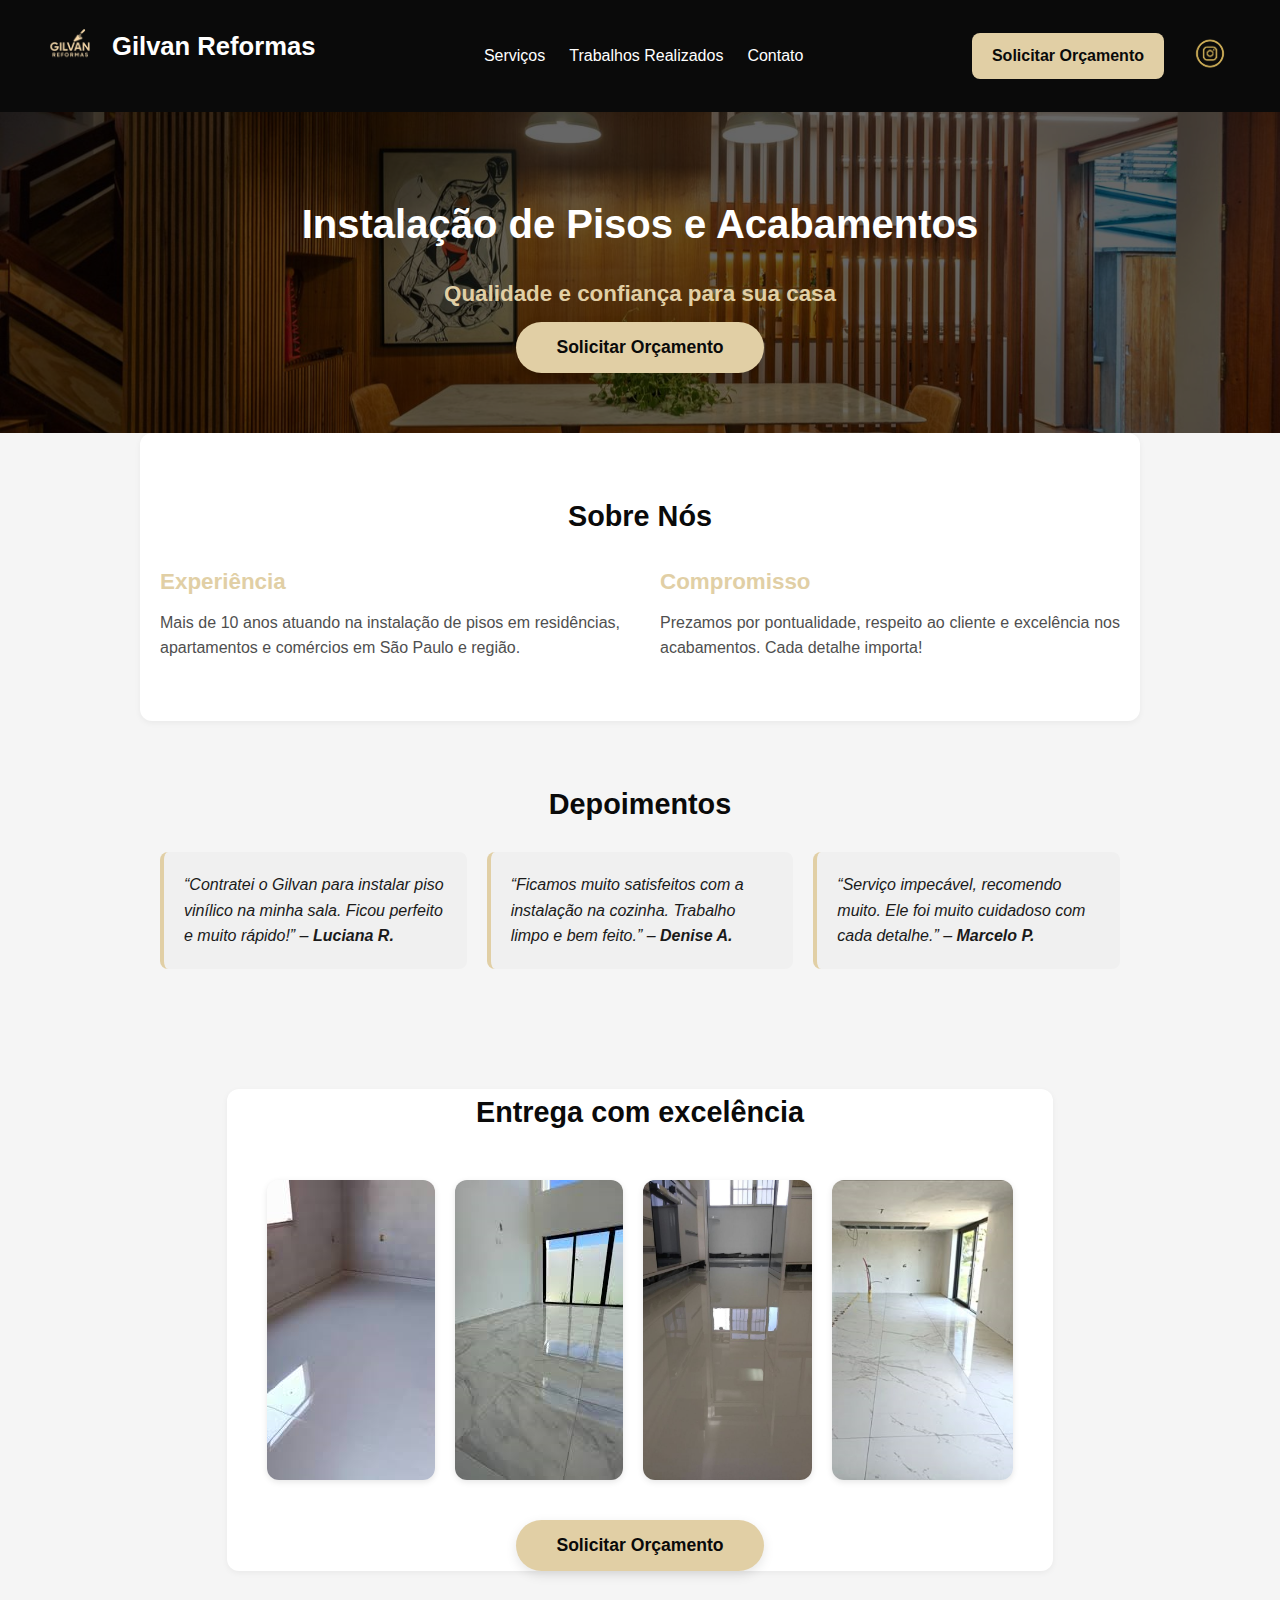
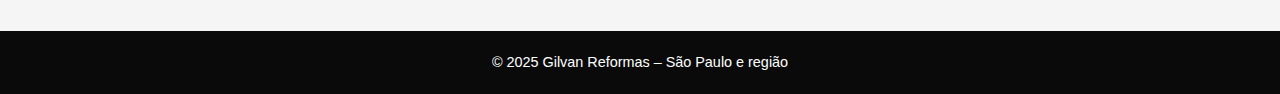
<file: index.html>
<!DOCTYPE html>
<html lang="pt-br">
<head>
  <meta charset="UTF-8" />
  <meta name="viewport" content="width=device-width, initial-scale=1.0"/>
  <title>Gilvan Reformas</title>
  <link rel="stylesheet" href="style.css" />
</head>
<body>

  <header class="cabecalho">
    <div class="logo">
      <img src="Gilvan_02.png" alt="Logo Gilvan Reformas" class="logo-img" />
      <span>Gilvan Reformas</span>
    </div>
    <nav class="menu">
      <a href="servico.html">Serviços</a>
      <a href="#trabalhos">Trabalhos Realizados</a>
      <a href="#contato">Contato</a>
    </nav>
    <div class="acoes">
      <a href="https://wa.me/11965175044" class="botao">Solicitar Orçamento</a>
      <a href="https://instagram.com/seuperfil" target="_blank">
        <img src="imagens/instagram1.png" alt="Instagram" class="icon-insta" />
      </a>
    </div>
  </header>

  <header class="topo-com-imagem">
    <div class="overlay">
      <h1>Instalação de Pisos e Acabamentos</h1>
      <h3>Qualidade e confiança para sua casa</h3>
      <a href="https://wa.me/11965175044" target="_blank">
        <button>Solicitar Orçamento</button>
      </a>
    </div>
  </header>

  <section id="sobre">
    <h2>Sobre Nós</h2>
    <div class="descricao-colunas">
      <div class="coluna">
        <h3>Experiência</h3>
        <p>Mais de 10 anos atuando na instalação de pisos em residências, apartamentos e comércios em São Paulo e região.</p>
      </div>
      <div class="coluna">
        <h3>Compromisso</h3>
        <p>Prezamos por pontualidade, respeito ao cliente e excelência nos acabamentos. Cada detalhe importa!</p>
      </div>
    </div>
  </section>

  <div class="depoimentos-section">
    <h2>Depoimentos</h2>
    <div class="depoimentos">
      <blockquote>
        “Contratei o Gilvan para instalar piso vinílico na minha sala. Ficou perfeito e muito rápido!” – <strong>Luciana R.</strong>
      </blockquote>
      <blockquote>
        “Ficamos muito satisfeitos com a instalação na cozinha. Trabalho limpo e bem feito.” – <strong>Denise A.</strong>
      </blockquote>
      <blockquote>
        “Serviço impecável, recomendo muito. Ele foi muito cuidadoso com cada detalhe.” – <strong>Marcelo P.</strong>
      </blockquote>
    </div>
  </div>

  <section class="trabalhos" id="trabalhos">
    <h2>Entrega com excelência</h2>
    <div class="carrossel-container">
      <div class="carrossel">
        <img src="imagens/servico1.png" alt="Instalação de piso 1">
        <img src="imagens/servico2.png" alt="Revestimento de cozinha">
        <img src="imagens/servico3.png" alt="Piso vinílico em escritório">
        <img src="imagens/servico4.png" alt="Acabamento em banheiro">
      </div>
    </div>
    <div class="botao-centralizado">
      <a href="https://wa.me/11965175044" target="_blank">
        <button>Solicitar Orçamento</button>
      </a>
    </div>
  </section>

  <footer>
    © 2025 Gilvan Reformas – São Paulo e região
  </footer>

</body>
</html>
</file>
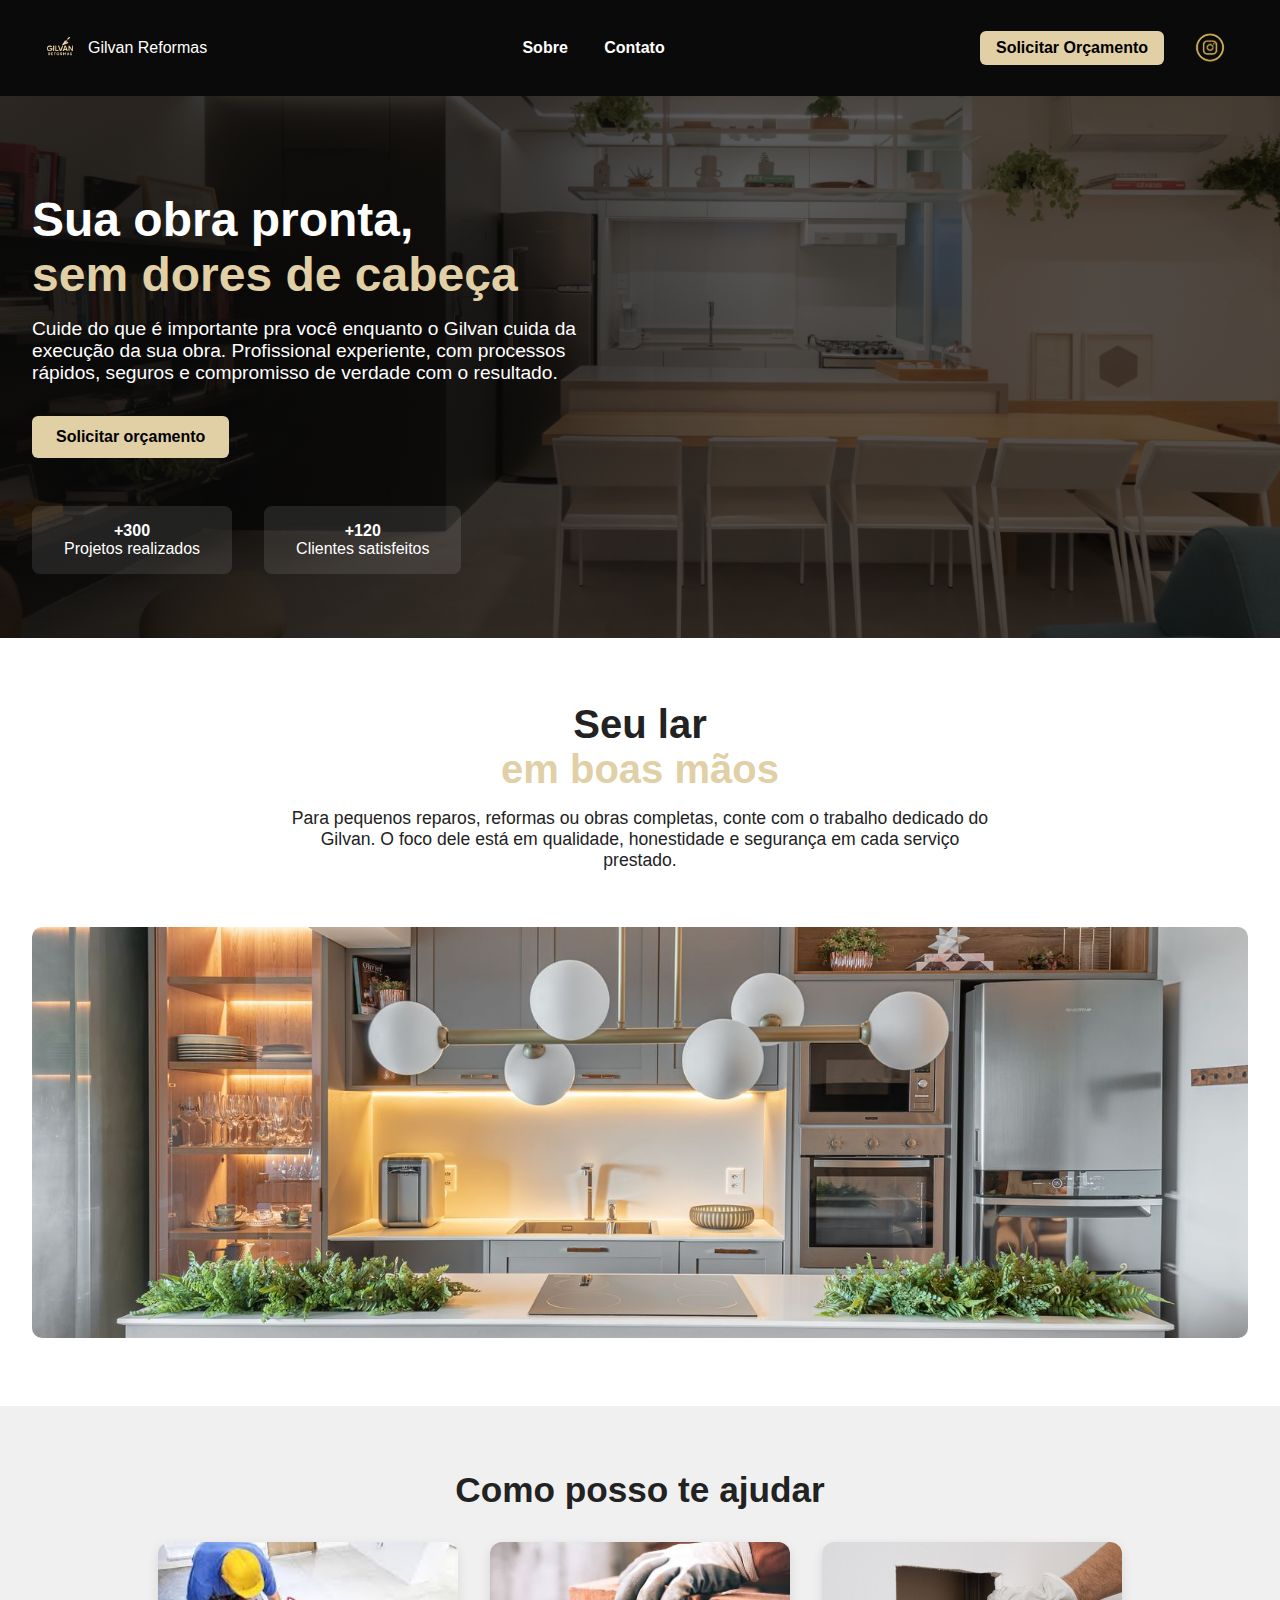
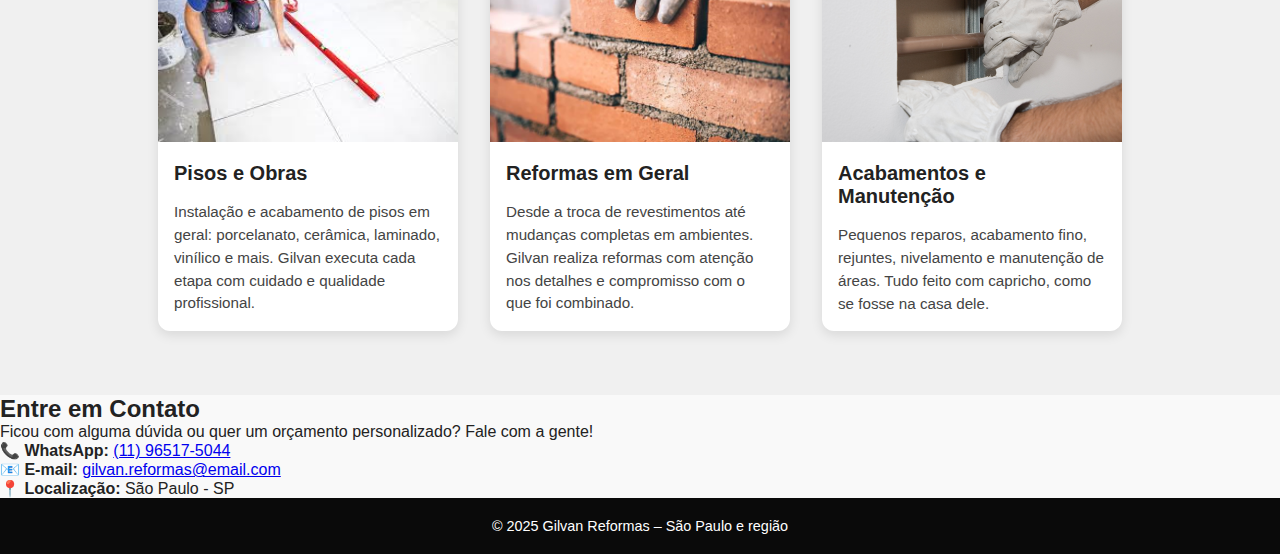
<file: servico.html>
<!DOCTYPE html>
<html lang="pt-br">
<head>
  <meta charset="UTF-8">
  <meta name="viewport" content="width=device-width, initial-scale=1.0">
  <title>Gilvan Reformas</title>
  <link rel="stylesheet" href="servico.css">
</head>
<body>
  <header class="cabecalho">
    <div class="logo">
      <img src="Gilvan_02.png" alt="Logo Gilvan Reformas" class="logo-img" />
      <span >Gilvan Reformas</span>
    </div>
    <nav class="menu">
      <a href="index.html">Sobre</a>
      <a href="#contato">Contato</a>
    </nav>
    <div class="acoes">
      <a href="https://wa.me/5511965175044" class="botao">Solicitar Orçamento</a>
      <a href="https://instagram.com/seuperfil" target="_blank">
        <img src="imagens/instagram1.png" alt="Instagram" class="icon-insta" />
      </a>
    </div>
  </header>

  <section class="hero">
    <div class="container">
      <h1>Sua obra pronta,<br><span>sem dores de cabeça</span></h1>
      <p>Cuide do que é importante pra você enquanto o Gilvan cuida da execução da sua obra. Profissional experiente, com processos rápidos, seguros e compromisso de verdade com o resultado.</p>
      <a href="https://wa.me/5511965175044" class="btn-hero">Solicitar orçamento</a>
      <div class="metrics">
        <div><strong>+300 </strong><br>Projetos realizados</div>
        <div><strong>+120</strong><br>Clientes satisfeitos</div>
      </div>
    </div>
  </section>

  <section class="intro">
    <div class="container">
      <h2>Seu lar<br><span>em boas mãos</span></h2>
      <p>Para pequenos reparos, reformas ou obras completas, conte com o trabalho dedicado do Gilvan. O foco dele está em qualidade, honestidade e segurança em cada serviço prestado.</p>
      <img src="imagens/cozinha4.jpg" alt="Imagem de cozinha moderna">
    </div>
  </section>

  <section class="services">
    <div class="container">
      <h2>Como posso te ajudar</h2>
      <div class="cards">
        <div class="card">
          <img src="imagens/obra.png" alt="Pisos e Obras">
          <h3>Pisos e Obras</h3>
          <p>Instalação e acabamento de pisos em geral: porcelanato, cerâmica, laminado, vinílico e mais. Gilvan executa cada etapa com cuidado e qualidade profissional.</p>
        </div>
        <div class="card">
          <img src="imagens/reformas.png" alt="Reformas em Geral">
          <h3>Reformas em Geral</h3>
          <p>Desde a troca de revestimentos até mudanças completas em ambientes. Gilvan realiza reformas com atenção nos detalhes e compromisso com o que foi combinado.</p>
        </div>
        <div class="card">
          <img src="imagens/acabamentos.png" alt="Acabamentos e Manutenção">
          <h3>Acabamentos e Manutenção</h3>
          <p>Pequenos reparos, acabamento fino, rejuntes, nivelamento e manutenção de áreas. Tudo feito com capricho, como se fosse na casa dele.</p>
        </div>
      </div>
    </div>
  </section>
  <section id="contato" class="contato">
    <h2>Entre em Contato</h2>
    <p>Ficou com alguma dúvida ou quer um orçamento personalizado? Fale com a gente!</p>
    <div class="info-contato">
      <p><strong>📞 WhatsApp:</strong> <a href="https://wa.me/5511965175044" target="_blank">(11) 96517-5044</a></p>
      <p><strong>📧 E-mail:</strong> <a href="mailto:gilvan.reformas@email.com">gilvan.reformas@email.com</a></p>
      <p><strong>📍 Localização:</strong> São Paulo - SP</p>
    </div>
  </section>
  

  <footer>
    © 2025 Gilvan Reformas – São Paulo e região
  </footer>
  
</body>
</html>
</file>
<file: style.css>
* {
  margin: 0;
  padding: 0;
  box-sizing: border-box;
  font-family: 'Arial', sans-serif;
}

html, body {
  height: 100%;
  display: flex;
  flex-direction: column;
}

body {
  line-height: 1.6;
  color: #1a1a1a;
  background-color: #f5f5f5;
  min-height: 100vh;
}

header.topo-com-imagem {
  background-image: url('img-topo.jpg');
  background-size: cover;
  background-position: center;
  position: relative;
  height: 100vh;
  display: flex;
  align-items: center;
  justify-content: center;
}

header .overlay {
  background-color: rgba(0, 0, 0, 0.6);
  padding: 60px 20px;
  text-align: center;
  color: white;
  width: 100%;
}

.logo {
  display: flex;
  align-items: center;
  justify-content: center;
  gap: 12px;
  margin-bottom: 20px;
}

.logo-img {
  width: 60px;
  height: auto;
}

.logo-text {
  font-size: 2rem;
  font-weight: bold;
  color: #ffffff;
  animation: logoFloat 3s infinite ease-in-out;
}

@keyframes logoFloat {
  0%, 100% { transform: translateY(0); }
  50% { transform: translateY(-10px); }
}

header h1 {
  font-size: 2.5rem;
  margin: 20px 0;
}

header h2 {
  font-size: 1.4rem;
  margin-bottom: 20px;
}

/* 🔘 BOTÃO MODERNO */
header a button,
.botao-centralizado a button {
  background-color: #e1cfa5;
  color: #0a0a0a;
  padding: 15px 40px;
  font-size: 1.1rem;
  border: none;
  border-radius: 50px;
  cursor: pointer;
  font-weight: bold;
  transition: all 0.3s ease;
  box-shadow: 0 4px 12px rgba(0, 0, 0, 0.1);
}

header a button:hover,
.botao-centralizado a button:hover {
  background-color: #e1cfa5;
  transform: translateY(-2px);
  box-shadow: 0 6px 16px rgba(0, 0, 0, 0.15);
}

header a button:focus,
.botao-centralizado a button:focus {
  outline: 2px solid #e1cfa5;
  outline-offset: 3px;
}

main {
  flex: 1;
}

section {
  padding: 60px 20px;
  max-width: 1000px;
  margin: auto;
  background-color: #ffffff;
  border-radius: 12px;
  box-shadow: 0 2px 6px rgba(0,0,0,0.05);
}

.descricao-colunas {
  display: flex;
  flex-wrap: wrap;
  gap: 40px;
}

.coluna {
  flex: 1;
  min-width: 300px;
  text-align: justify;
  color: #4f4f4f;
}

h2 {
  font-size: 1.8rem;
  margin-bottom: 25px;
  text-align: center;
  color: #0a0a0a;
}

h3 {
  font-size: 1.4rem;
  margin-bottom: 10px;
  color: #e1cfa5;
}

p {
  font-size: 1rem;
  line-height: 1.6;
}

.faq {
  display: flex;
  flex-direction: column;
  gap: 20px;
}

.faq div p {
  margin-top: 10px;
}

.depoimentos-section {
  margin: 60px auto;
  max-width: 1000px;
  padding: 0 20px;
}

.depoimentos {
  display: grid;
  grid-template-columns: repeat(auto-fit, minmax(250px, 1fr));
  gap: 20px;
}

.depoimentos blockquote {
  background-color: #f0f0f0;
  border-left: 4px solid #e1cfa5;
  padding: 20px;
  border-radius: 8px;
  font-style: italic;
  color: #1a1a1a;
  line-height: 1.6;
}

footer {
  background-color: #0a0a0a;
  text-align: center;
  padding: 20px;
  font-size: 0.9rem;
  color: #ffffff;
  margin-top: auto;
  width: 100%;
  flex-shrink: 0;
}

.servicos {
  margin: 60px auto;
  max-width: 1000px;
  padding: 0 20px;
  text-align: center;
}

.galeria-servicos {
  display: flex;
  flex-wrap: wrap;
  justify-content: center;
  gap: 30px;
  margin-top: 30px;
}

.servico {
  background: #fff;
  border-radius: 12px;
  box-shadow: 0 2px 6px rgba(0, 0, 0, 0.1);
  overflow: hidden;
  width: 280px;
  transition: transform 0.3s ease;
}

.servico:hover {
  transform: translateY(-5px);
}

.servico img {
  width: 100%;
  height: 180px;
  object-fit: cover;
  display: block;
}

.servico p {
  padding: 15px;
  font-size: 1rem;
  color: #333;
}

@media (min-width: 768px) {
  .depoimentos {
    grid-template-columns: repeat(3, 1fr);
  }
}

@media (max-width: 600px) {
  .galeria-servicos {
    flex-direction: column;
    align-items: center;
  }

  header h1 {
    font-size: 1.8rem;
  }

  header h2 {
    font-size: 1.2rem;
  }
}

.trabalhos {
  margin: 60px auto;
  max-width: 100%;
  padding: 0 20px;
  text-align: center;
  background-color: #ffffff;
}

.carrossel-container {
  overflow-x: auto;
  padding: 20px 0;
  scroll-snap-type: x mandatory;
  -webkit-overflow-scrolling: touch;
}

.carrossel {
  display: flex;
  gap: 20px;
  padding: 0 20px;
  width: max-content;
}

.carrossel img {
  height: 300px;
  width: auto;
  border-radius: 12px;
  scroll-snap-align: start;
  flex-shrink: 0;
  box-shadow: 0 2px 6px rgba(0, 0, 0, 0.1);
  transition: transform 0.3s ease;
}

.carrossel img:hover {
  transform: scale(1.03);
}

.botao-centralizado {
  margin-top: 20px;
}
/* 🔝 NOVO CABEÇALHO ESTILO OBRAFY */

.cabecalho {
  background-color: #0a0a0a;
  color: #ffffff;
  display: flex;
  justify-content: space-between;
  align-items: center;
  padding: 16px 40px;
  position: sticky;
  top: 0;
  z-index: 999;
  font-family: 'Arial', sans-serif;
}

.logo {
  font-size: 1.6rem;
  font-weight: bold;
}

.menu {
  display: flex;
  gap: 24px;
}

.menu a {
  color: #ffffff;
  text-decoration: none;
  font-weight: 500;
  transition: color 0.3s;
}

.menu a:hover {
  color: #d6b36a;
}

.acoes {
  display: flex;
  align-items: center;
  gap: 16px;
}

.botao {
  background-color: #e1cfa5;
  color: #0a0a0a;
  padding: 10px 20px;
  border-radius: 8px;
  text-decoration: none;
  font-weight: bold;
  transition: background 0.3s, transform 0.2s;
}

.botao:hover {
  background-color: #e1cfa5;
  transform: translateY(-2px);
}

.instagram {
  display: flex;
  align-items: center;
}

.icon-insta {
  width: 60px;
  height: 60px;
  filter: invert(70%) sepia(36%) saturate(552%) hue-rotate(6deg) brightness(95%) contrast(91%);
}

@media (max-width: 768px) {
  .cabecalho {
    flex-direction: column;
    align-items: flex-start;
    padding: 16px 20px;
  }

  .menu {
    flex-direction: column;
    gap: 10px;
    width: 100%;
    margin-top: 10px;
  }

  .acoes {
    flex-direction: column;
    align-items: flex-start;
    gap: 10px;
    width: 100%;
    margin-top: 10px;
  }

  header.topo-com-imagem {
    height: 70vh;
    background-position: top;
  }

  header .overlay h1 {
    font-size: 1.8rem;
  }

  header .overlay h3 {
    font-size: 1rem;
  }

  .descricao-colunas {
    flex-direction: column;
  }

  .coluna {
    min-width: 100%;
  }

  .carrossel img {
    height: 200px;
  }
}
@media (max-width: 768px) {
  .botao {
    font-size: 0.95rem;
    padding: 8px 16px;
    width: 100%;
    text-align: center;
  }

  .acoes {
    flex-direction: column;
    gap: 10px;
    align-items: stretch;
    width: 100%;
  }

  .botao-centralizado a button {
    font-size: 1rem;
    padding: 12px 20px;
    width: 100%;
  }

  header a button {
    font-size: 1rem;
    padding: 12px 20px;
    width: 100%;
  }
}
.contato {
  background-color: #f5f5f5;
  padding: 60px 20px;
  text-align: center;
  border-top: 1px solid #ddd;
}

.contato h2 {
  font-size: 2rem;
  margin-bottom: 1rem;
  color: #0a0a0a;
}

.contato p {
  font-size: 1.1rem;
  color: #333;
  margin-bottom: 0.5rem;
}

.info-contato a {
  color: #e1cfa5;
  text-decoration: none;
  font-weight: 600;
}

.info-contato a:hover {
  text-decoration: underline;
}
</file>
<file: servico.css>
* {
  margin: 0;
  padding: 0;
  box-sizing: border-box;
  font-family: 'Inter', sans-serif;
}

body {
  background-color: #f9f9f9;
  color: #222;
}

.cabecalho {
  background-color: #0a0a0a;
  color: #ffffff;
  display: flex;
  justify-content: space-between;
  align-items: center;
  padding: 16px 40px;
  position: sticky;
  top: 0;
  z-index: 999;
  font-family: 'Arial', sans-serif;
}

.logo {
  display: flex;
  align-items: center;
  gap: 0.5rem;
}

.logo-img {
  height: 40px;
}

.menu a {
  color: #fff;
  margin: 0 1rem;
  text-decoration: none;
  font-weight: 600;
}

.acoes {
  display: flex;
  align-items: center;
  gap: 1rem;
}

.botao {
  background-color: #e1cfa5;
  color: #000;
  padding: 0.5rem 1rem;
  border-radius: 6px;
  text-decoration: none;
  font-weight: 600;
}

.icon-insta {
  width: 60px;
  height: 60px;
  filter: invert(70%) sepia(36%) saturate(552%) hue-rotate(6deg) brightness(95%) contrast(91%);
}

.hero {
  background: linear-gradient(to right, rgba(0, 0, 0, 0.5), rgba(0, 0, 0, 0.5)), url('cozinha.png') center/cover no-repeat;
  color: #fff;
  padding: 6rem 2rem 4rem;
  text-align: left;
}

.hero h1 {
  font-size: 3rem;
  font-weight: 700;
  margin-bottom: 1rem;
}

.hero h1 span {
  color: #e1cfa5;
}

.hero p {
  font-size: 1.2rem;
  margin-bottom: 2rem;
  max-width: 600px;
}

.btn-hero {
  display: inline-block;
  padding: 0.75rem 1.5rem;
  background-color: #e1cfa5;
  color: #000;
  border: none;
  font-size: 1rem;
  cursor: pointer;
  border-radius: 6px;
  text-decoration: none;
  font-weight: 600;
}

.metrics {
  margin-top: 3rem;
  display: flex;
  flex-wrap: wrap;
  gap: 2rem;
  font-size: 1rem;
}

.metrics div {
  background-color: rgba(255, 255, 255, 0.1);
  padding: 1rem 2rem;
  border-radius: 8px;
  text-align: center;
  color: #fff;
}

.intro {
  padding: 4rem 2rem;
  background-color: #fff;
  text-align: center;
}

.intro h2 {
  font-size: 2.5rem;
  margin-bottom: 1rem;
}

.intro h2 span {
  color: #e1cfa5;
}

.intro p {
  font-size: 1.1rem;
  margin-bottom: 2rem;
  max-width: 700px;
  margin-left: auto;
  margin-right: auto;
}

.intro img {
  max-width: 100%;
  border-radius: 10px;
  margin-top: 1.5rem;
}

.services {
  padding: 4rem 2rem;
  background-color: #f0f0f0;
  text-align: center;
}

.services h2 {
  font-size: 2.2rem;
  margin-bottom: 2rem;
}

.cards {
  display: flex;
  flex-wrap: wrap;
  justify-content: center;
  gap: 2rem;
}

.card {
  background-color: #fff;
  border-radius: 12px;
  box-shadow: 0 4px 12px rgba(0, 0, 0, 0.1);
  overflow: hidden;
  max-width: 300px;
  text-align: left;
  transition: transform 0.2s;
}

.card:hover {
  transform: translateY(-5px);
}

.card img {
  width: 100%;
  height: 200px;
  object-fit: cover;
}

.card h3 {
  font-size: 1.25rem;
  margin: 1rem;
  color: #222;
}

.card p {
  font-size: 0.95rem;
  line-height: 1.5;
  margin: 0 1rem 1rem;
  color: #444;
}

.card a {
  display: inline-block;
  margin: 0 1rem 1rem;
  color: #e1cfa5;
  font-weight: 600;
  text-decoration: none;
}
footer {
  background-color: #0a0a0a;
  text-align: center;
  padding: 20px;
  font-size: 0.9rem;
  color: #ffffff;
  margin-top: auto;
  width: 100%;
  flex-shrink: 0;
}
@media (max-width: 768px) {
  .cabecalho {
    flex-direction: column;
    align-items: flex-start;
    padding: 16px 20px;
  }

  .menu {
    flex-direction: column;
    gap: 10px;
    width: 100%;
    margin-top: 10px;
  }

  .acoes {
    flex-direction: column;
    align-items: flex-start;
    gap: 10px;
    width: 100%;
    margin-top: 10px;
  }

  .hero h1 {
    font-size: 2rem;
  }

  .hero p {
    font-size: 1rem;
  }

  .metrics {
    flex-direction: column;
    align-items: flex-start;
    gap: 1rem;
  }

  .cards {
    flex-direction: column;
    align-items: center;
  }

  .card {
    width: 90%;
  }

  .intro h2 {
    font-size: 2rem;
  }

  .intro p {
    font-size: 1rem;
  }
}
@media (max-width: 768px) {
  .botao {
    font-size: 0.95rem;
    padding: 8px 16px;
    width: 100%;
    text-align: center;
  }

  .acoes {
    flex-direction: column;
    gap: 10px;
    align-items: stretch;
    width: 100%;
  }

  .btn-hero {
    font-size: 1rem;
    padding: 10px 20px;
    width: 100%;
    display: block;
    text-align: center;
  }
}
</file>
